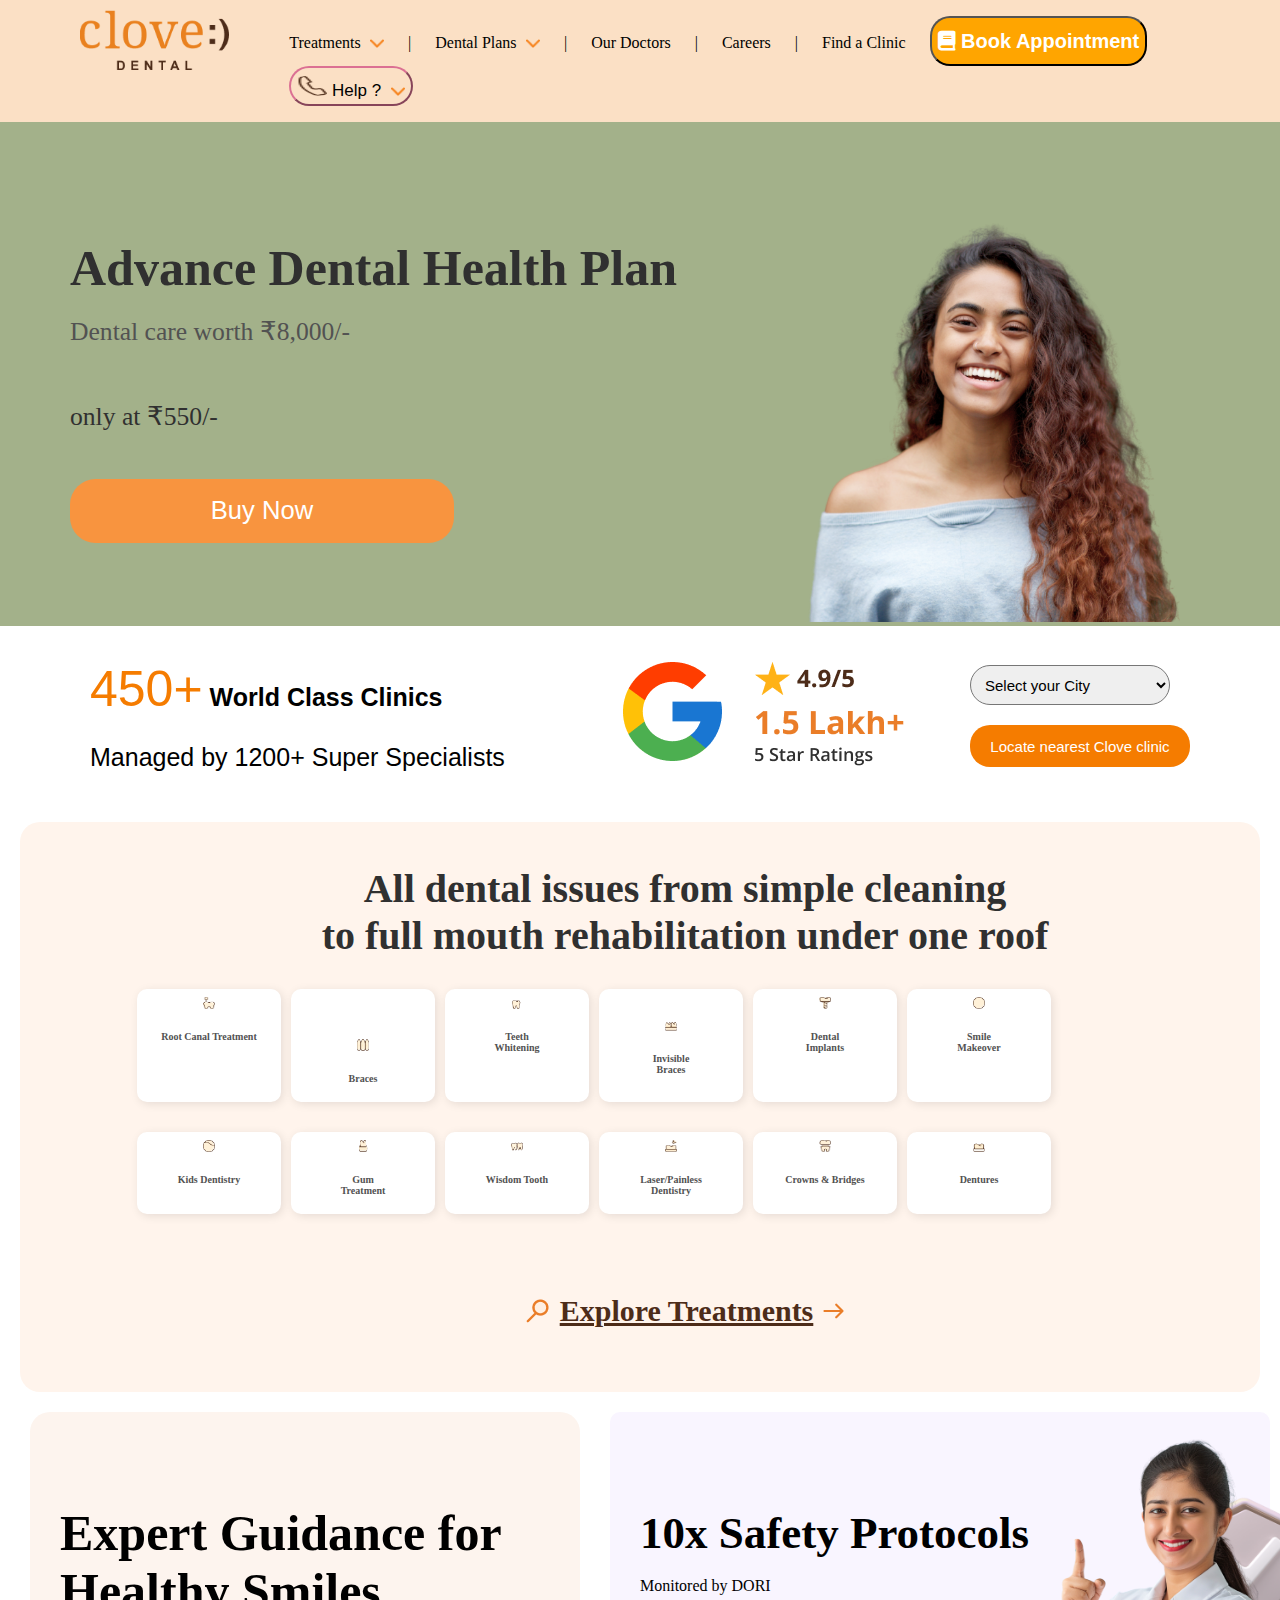
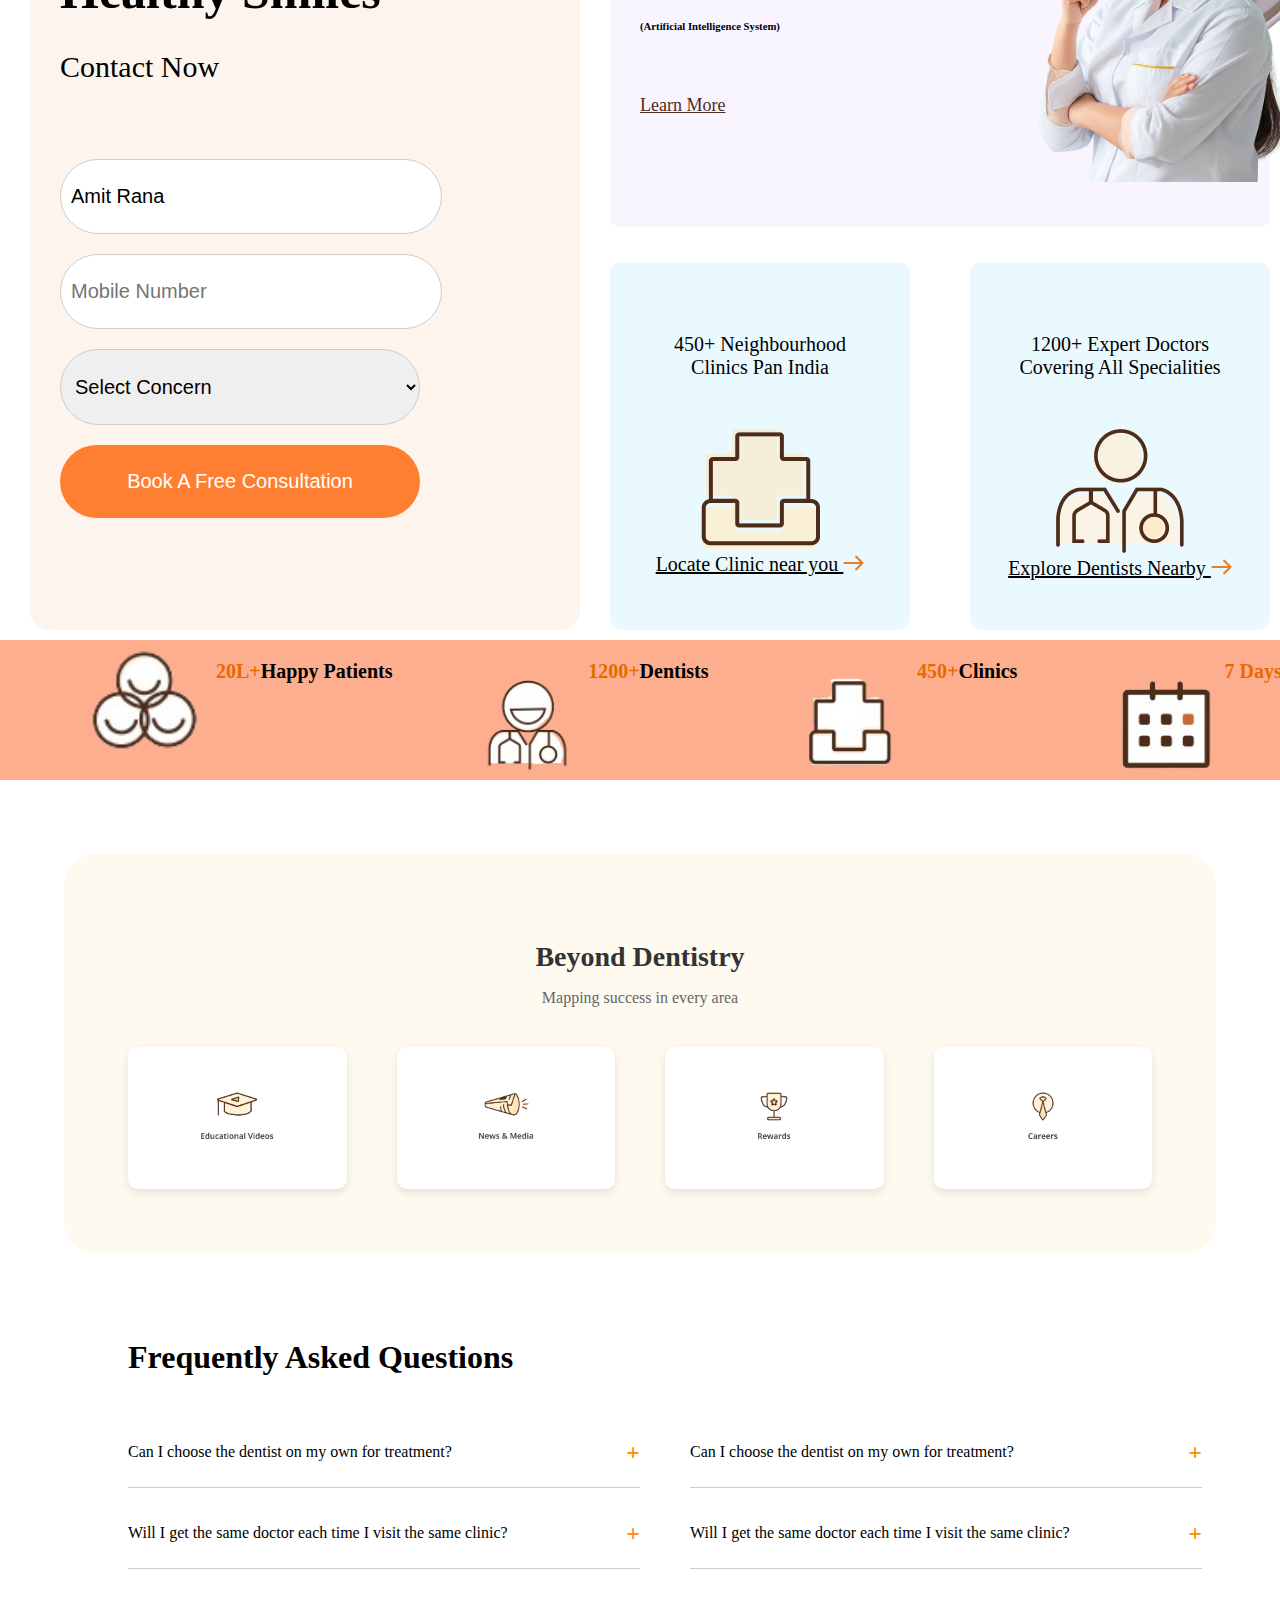
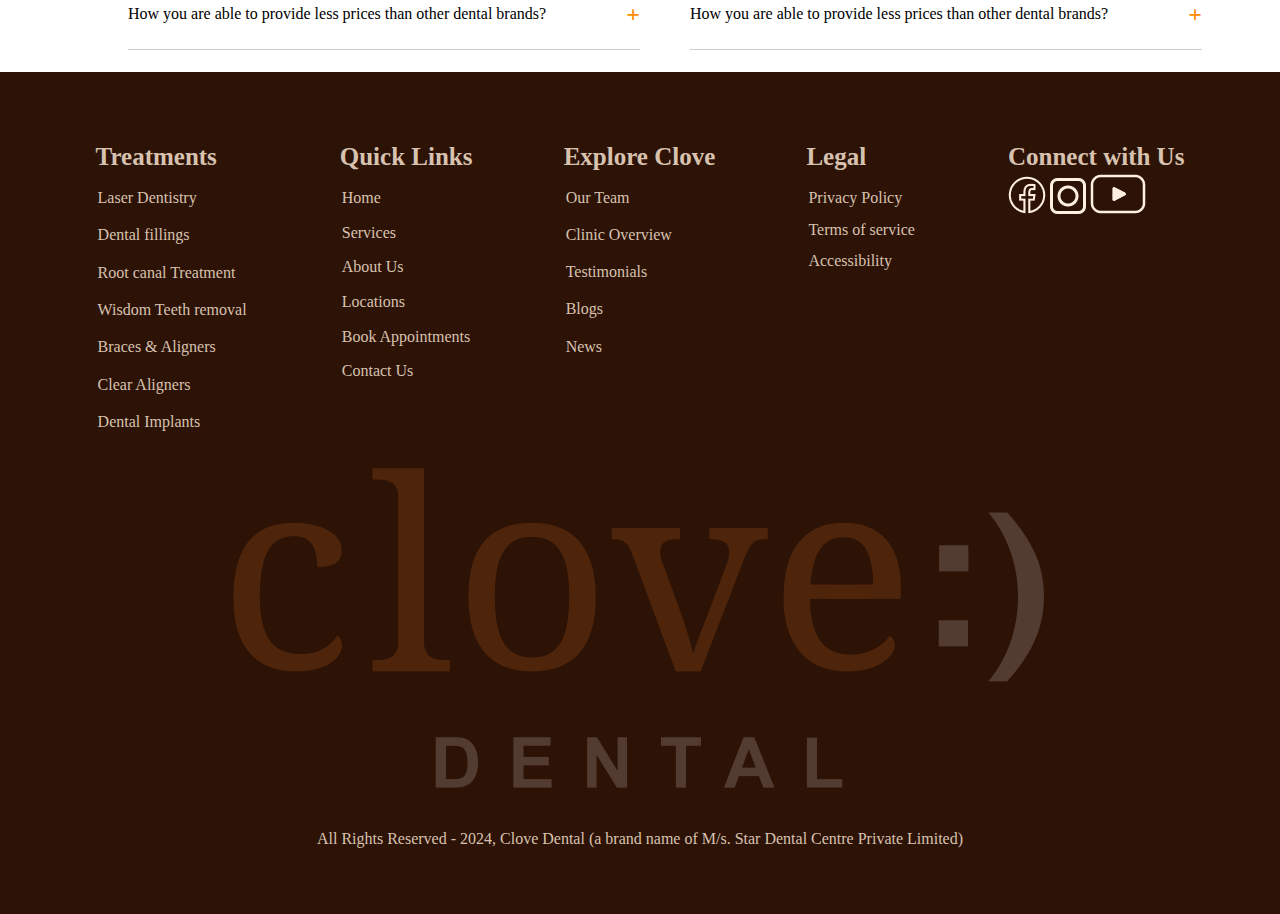
<file: index.html>
<!DOCTYPE html>
<html lang="en">
<head>
    <meta charset="UTF-8">
    <meta name="viewport" content="width=device-width, initial-scale=1.0">
    <title>UNBUNDL TASK</title>
    <link rel="stylesheet" href="https://cdnjs.cloudflare.com/ajax/libs/font-awesome/6.0.0-beta3/css/all.min.css">
    <link rel="stylesheet" href="style.css">
</head>
<body>
    <header>
        <div class="navbar">
            <a href="#" class="logo"><img src="images/clove logo.png" alt="Clove Dental Logo" height="60px"/></a>
                <ul>
                    <a href="#" class="nav-content">Treatments <img src=".\images\nav_dropdown_button.png" alt="dropdown btn" height="9px" style="margin-left: 5px;"/></a>
                    <a href="#" class="nav-content">|</a>
                    <a href="#" class="nav-content">Dental Plans <img src=".\images\nav_dropdown_button.png" alt="dropdown btn" height="9px" style="margin-left: 5px;"/></a>
                    <a href="#" class="nav-content">|</a>
                    <a href="#" class="nav-content">Our Doctors</a>
                    <a href="#" class="nav-content">|</a>
                    <a href="#" class="nav-content">Careers</a>
                    <a href="#" class="nav-content">|</a>
                    <a href="#" class="nav-content">Find a Clinic</a>
                    <a href="#" class="nav-content"><button class="btn1-nav"><i class="fas fa-book"></i> Book Appointment</button></a>
                    <a href="#" class="nav-content"><button class="btn2-nav"><img src=".\images\Vector (5).png" alt="Call" height="20px" width="30px" style="margin-top: 5px;"/> Help ?  <img src=".\images\nav_dropdown_button.png" alt="dropdown btn" height="9px" style="margin-left: 5px;"/></button></a>
                </ul>
        </div>
    </header>
    <section class="box1">
        <div class="box1-text">
          <h1>Advance Dental Health Plan</h1>
          <p id="p1">Dental care worth ₹8,000/-<br /></p>
          <p id="p2">only at ₹550/-</p>
          <br />
          <button class="buy-now">Buy Now</button>
        </div>
        <div class="box1-image">
          <img src="images/Untitled design 2.png" alt="Smiling Woman" />
        </div>
    </section>

    <div class="clinic-info">
        <div class="clinic-details">
          <p><span class="highlight">450+</span> <b>World Class Clinics</b></p>
          <p>Managed by 1200+ Super Specialists</p>
        </div>
        <div class="ratings">
          <div class="google-rating">
            <img src="images/Frame 52433.png" alt="" />
          </div>
          <div class="location">
            <select class="city-select">
             <option>Select your City</option>
              <option>Delhi</option>
              <option>Lucknow</option>
              <option>Haryana</option>
              <option>Punjab</option>
              <option>Gujarat</option>
            </select>
            <button class="locate-button">Locate nearest Clove clinic</button>
          </div>
        </div>
      </div>
      <br />
      <br />
      
      <section class="treatments">
        <h2>
          All dental issues from simple cleaning <br />
          to full mouth rehabilitation under one roof
        </h2>
        <div class="treatment-grid">
          <div id="smileline">
            <div class="treatment-item">
              <img src="images/treatment/Root canal.png" alt="Root Canal Treatment" />
              <p>Root Canal Treatment</p>
            </div>
            <div id="braces" class="treatment-item">
              <img src="images/treatment/Group 51325.png" alt="Braces" />
              <p>Braces</p>
            </div>
            <div id="whitening" class="treatment-item">
              <img src="images/treatment/Frame 52318.png" alt="Teeth Whitening" />
              <p>
                Teeth <br />
                Whitening
              </p>
            </div>
            <div id="inbraces" class="treatment-item">
              <img src="images/treatment/Asset 13 1.png" alt="Invisible Braces" />
              <p>
                Invisible <br />
                Braces
              </p>
            </div>
            <div class="treatment-item">
              <img src="images/treatment/Implant.png" alt="Dental Implants" />
              <p>
                Dental <br />
                Implants
              </p>
            </div>
            <div class="treatment-item">
              <img src="images/treatment/Smile makeover.png" alt="Smile Makeover" />
              <p>
                Smile <br />
                Makeover
              </p>
            </div>
          </div>
          <div id="smileline1">
            <div class="treatment-item">
              <img src="images/treatment/Frame 52033.png" alt="Kids Dentistry" />
              <p>Kids Dentistry</p>
            </div>
            <div class="treatment-item">
              <img src="images/treatment/Gum.png" alt="Gum Treatment" />
              <p>Gum <br />Treatment</p>
            </div>
            <div class="treatment-item">
              <img src="images/treatment/Frame 52047.png" alt="Wisdom Tooth" />
              <p>Wisdom Tooth</p>
            </div>
            <div class="treatment-item">
              <img src="images/treatment/Laser.png" alt="Laser/Painless Dentistry" />
              <p>
                Laser/Painless <br />
                Dentistry
              </p>
            </div>
            <div class="treatment-item">
              <img src="images/treatment/Frame 52030.png" alt="Crowns & Bridges" />
              <p>Crowns & Bridges</p>
            </div>
            <div class="treatment-item">
              <img src="images/treatment/Frame 52020.png" alt="Dentures" />
              <p>Dentures</p>
            </div>
          </div>
        </div>
        <div id="exploring">
          <img src="images/Search.png" alt="" />
          <a href="#" class="explore-treatments"> Explore Treatments </a>
          <img src="images/Arrow 3.png" alt="arrow" />
        </div>
      </section>

      <section class="contact-section">
        <div class="contact-form">
          <h2>
            Expert Guidance for <br />
            Healthy Smiles
          </h2>
          <p>Contact Now</p>
          <form>
            <input type="text" name="name" placeholder="Name" value="Amit Rana" />
            <input type="text" name="mobile" placeholder="Mobile Number" />
            <select name="concern">
              <option value="" disabled selected>Select Concern</option>
            </select>
            <button type="submit">Book A Free Consultation</button>
          </form>
        </div> <br><br>
        <div class="info">
          <div class="safety-protocols">
            <div>
              <h3>10x Safety Protocols</h3>
              <h7> Monitored by <span>DORI</span></h7>
              <h6>(Artificial Intelligence System)</h6>
              <a href="#">Learn More </a>
            </div> 
            <img src="images/cards/Untitled design (2) 1.png" alt="Women Doctor"/>
          </div> <br><br>
          <div class="details">
            <div class="neighbourhood">
              <p>450+ Neighbourhood <br />Clinics Pan India</p>
              <img src="images/cards/Clinics.png" alt="" />
              <br />
              <a href="#">Locate Clinic near you  <img src="images/Arrow 3.png" alt="" /></a>
            </div>
            <div class="doctors">
              <p>
                1200+ Expert Doctors <br />
                Covering All Specialities
              </p>
              <img src="images/cards/Group 51324.png" alt="" />
              <br />
              <a href="#">Explore Dentists Nearby  <img src="images/Arrow 3.png" alt="" /></a>
            </div>
          </div>
        </div>
      </section>

      <div class="small-div">
          <img src=".\images\Happy Patients.png" alt="Happy Patients"/>
          <h5 class="number">20L+ </h5> 
          <h6 class="text"> Happy Patients</h6>
          <img src=".\images\Dentists.png" alt="Dentist"/>
          <h5 class="number">1200+ </h5>
          <h6 class="text"> Dentists</h6>
          <img src=".\images\Clinics.png" alt="clinics"/>
          <h5 class="number">450+ </h5>
          <h6 class="text"> Clinics</h6>
          <img src=".\images\Open.png" alt="open"/>
          <h5 class="number">7 Days </h5>
          <h6 class="text"> Open</h6>
      </div>

      <section class="beyond-dentistry">
        <h2>Beyond Dentistry</h2>
        <p>Mapping success in every area</p>
        <div class="beyond-options">
            <div class="option">
                <img src="images/educa.png" alt="Educational Videos">         
            </div>
            <div class="option">
                <img src="images/news.png" alt="News & Media">              
            </div>
            <div class="option">
                <img src="images/reward.png" alt="Rewards">
            </div>
            <div class="option">
                <img src="images/career.png" alt="Careers">          
            </div>
        </div>
      </section>
    
      <section class="faq">
        <h3>Frequently Asked Questions</h3>
        <div class="faq-container">
            <div class="faq-column">
                <div class="faq-item">
                    <p>Can I choose the dentist on my own for treatment?</p>
                    <span class="plus-icon">+</span>
                </div>
                <div class="faq-item">
                    <p>Will I get the same doctor each time I visit the same clinic?</p>
                    <span class="plus-icon">+</span>
                </div>
                <div class="faq-item">
                    <p>How you are able to provide less prices than other dental brands?</p>
                    <span class="plus-icon">+</span>
                </div>
            </div>
      
            <div class="faq-column">
                <div class="faq-item">
                    <p>Can I choose the dentist on my own for treatment?</p>
                    <span class="plus-icon">+</span>
                </div>
                <div class="faq-item">
                    <p>Will I get the same doctor each time I visit the same clinic?</p>
                    <span class="plus-icon">+</span>
                </div>
                <div class="faq-item">
                    <p>How you are able to provide less prices than other dental brands?</p>
                    <span class="plus-icon">+</span>
                </div>
            </div>
        </div>
      </section>
      <footer>
        <div class="footer-container">
            <div class="footer-column">
                <h2>Treatments</h2>
                <ul>
                    <li>Laser Dentistry</li>
                    <li>Dental fillings</li>
                    <li>Root canal Treatment</li>
                    <li>Wisdom Teeth removal</li>
                    <li>Braces & Aligners</li>
                    <li>Clear Aligners</li>
                    <li>Dental Implants</li>
                </ul>
            </div>
      
            <div class="footer-column">
                <h2>Quick Links</h2>
                <ul>
                    <li>Home</li>
                    <li>Services</li>
                    <li>About Us</li>
                    <li>Locations</li>
                    <li>Book Appointments</li>
                    <li>Contact Us</li>
                </ul>
            </div>
      
            <div class="footer-column">
                <h2>Explore Clove</h2>
                <ul>
                    <li>Our Team</li>
                    <li>Clinic Overview</li>
                    <li>Testimonials</li>
                    <li>Blogs</li>
                    <li>News</li>
                </ul>
            </div>
      
            <div class="footer-column">
                <h2>Legal</h2>
                <ul>
                    <li>Privacy Policy</li>
                    <li>Terms of service</li>
                    <li>Accessibility</li>
                </ul>
            </div>
      
            <div class="footer-column">
                <h2>Connect with Us</h2>
                <div class="social-icons">
                    <i class="socialmedia-icons"><img src="images/facebook.png" alt=""></i>
                    <i class="socialmedia-icons"><img src="images/insta.png" alt=""></i>
                    <i class="socialmedia-icons"><img src="images/youtube.png" alt=""></i>
                </div>
            </div>
        </div>
        <div class="footer-logo">
            <img src="images/clove logo down.png" alt="Clove Dental Logo">
        </div>
        <div class="footer-bottom">
            <p>All Rights Reserved - 2024, Clove Dental (a brand name of M/s. Star Dental Centre Private Limited)</p>
        </div>
      </footer>
</body>
</html>
</file>
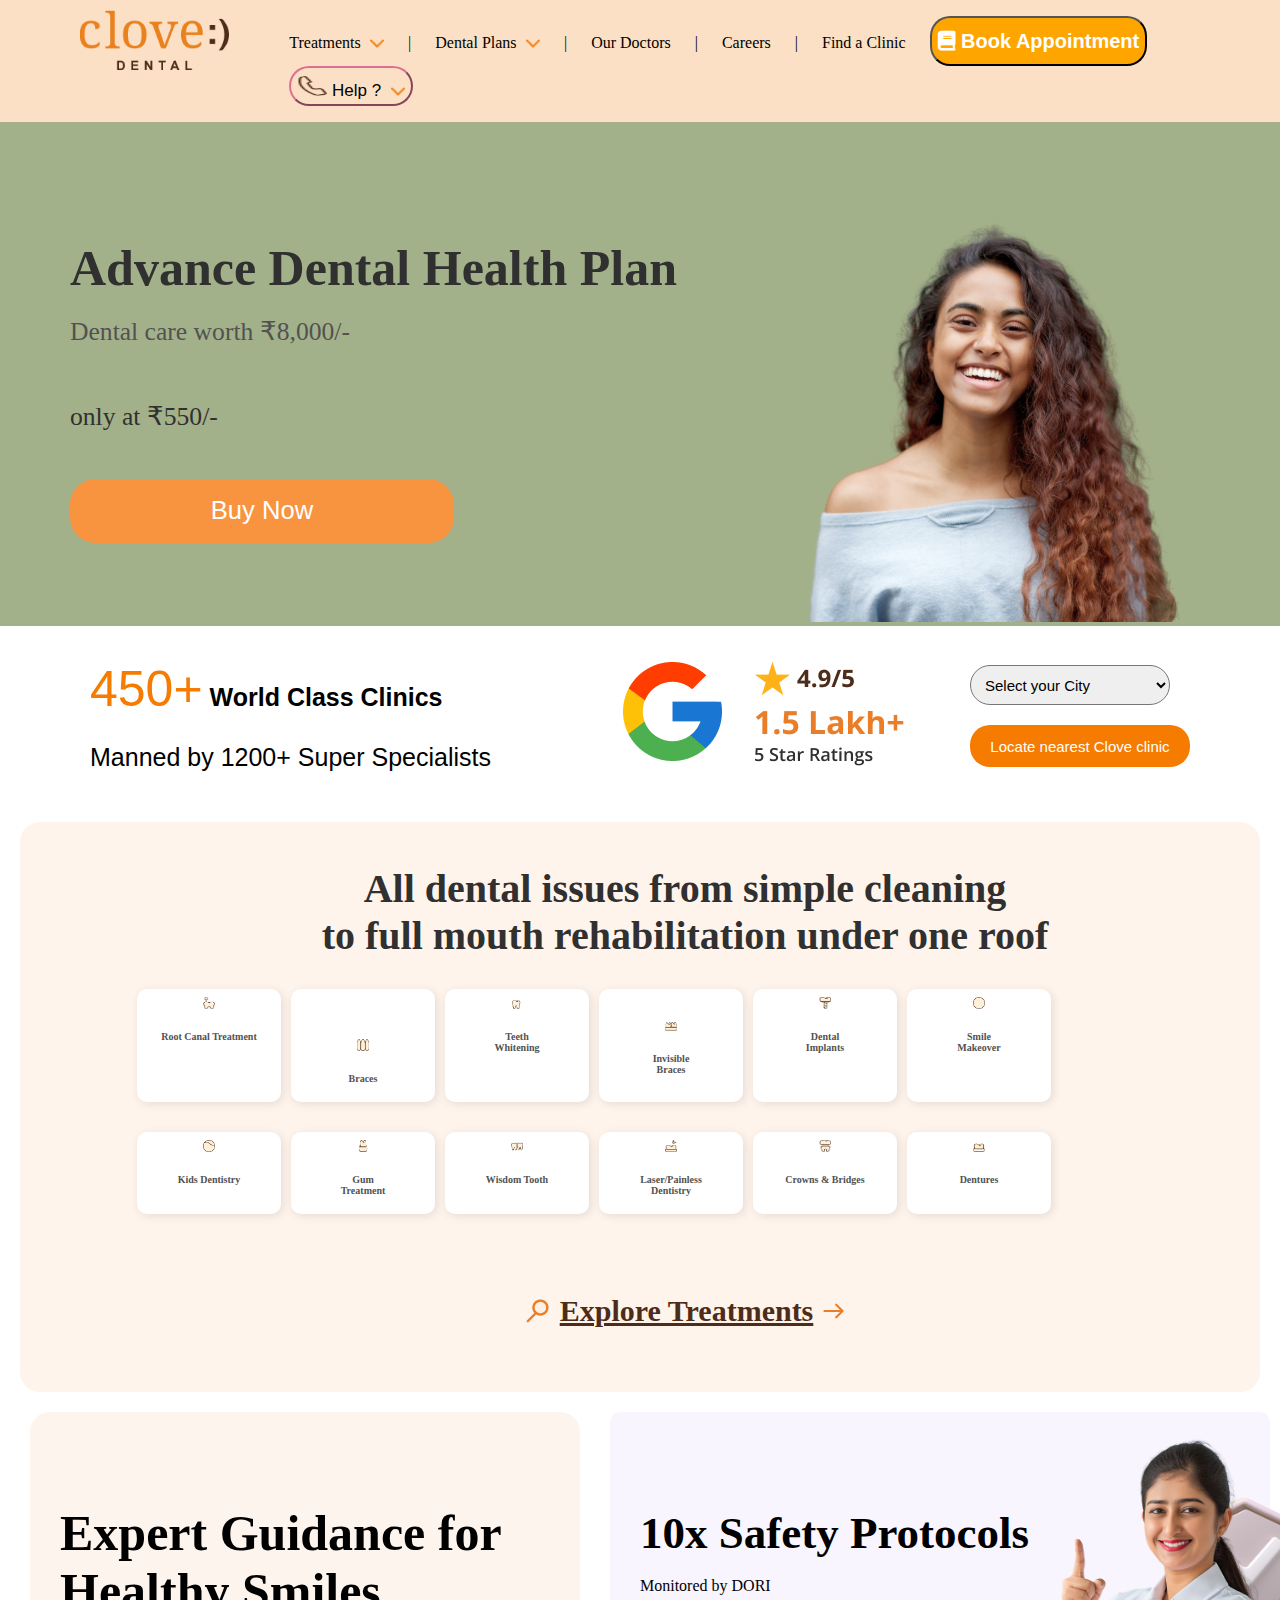
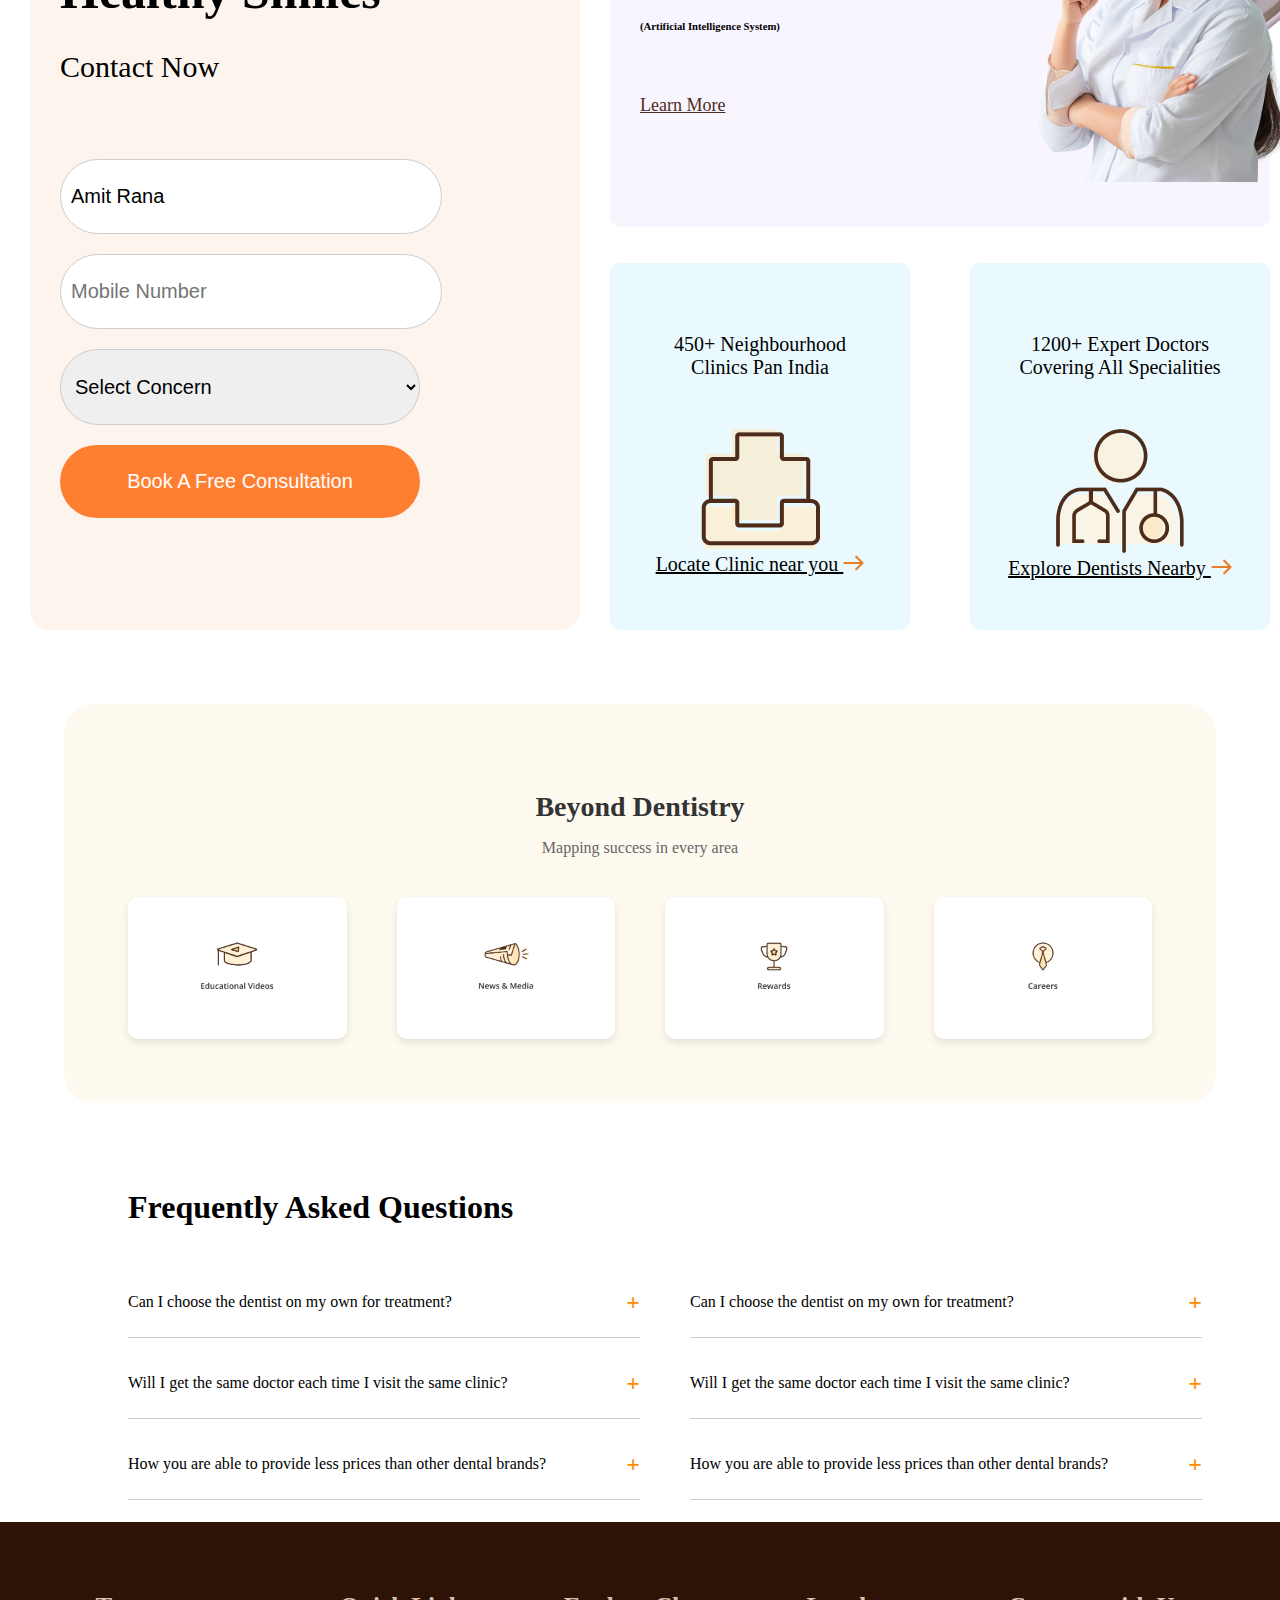
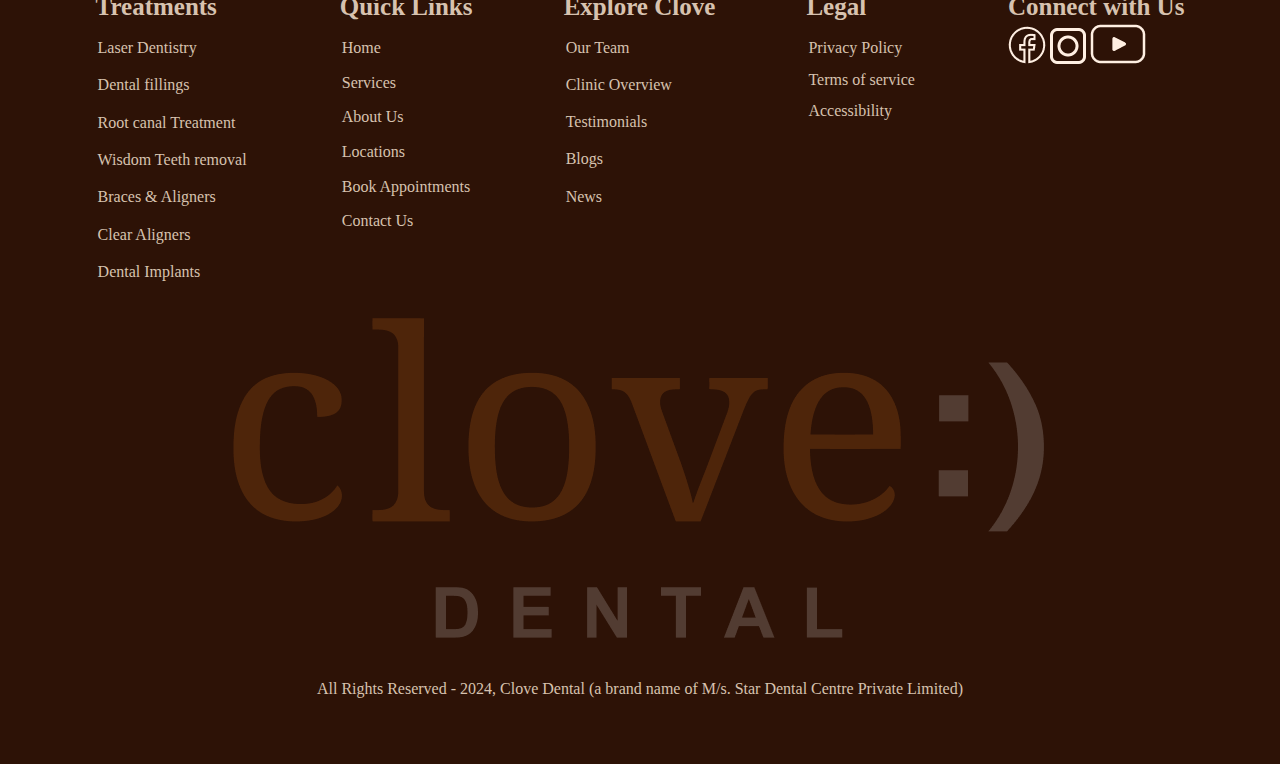
<file: main.html>
<!DOCTYPE html>
<html lang="en">
<head>
    <meta charset="UTF-8">
    <meta name="viewport" content="width=device-width, initial-scale=1.0">
    <title>UNBUNDL TASK</title>
    <link rel="stylesheet" href="https://cdnjs.cloudflare.com/ajax/libs/font-awesome/6.0.0-beta3/css/all.min.css">
    <link rel="stylesheet" href="style.css">
</head>
<body>
    <header>
        <div class="navbar">
            <a href="#" class="logo"><img src="images/clove logo.png" alt="Clove Dental Logo" height="60px"/></a>
                <ul>
                    <a href="#" class="nav-content">Treatments <img src=".\images\nav_dropdown_button.png" alt="dropdown btn" height="9px" style="margin-left: 5px;"/></a>
                    <a href="#" class="nav-content">|</a>
                    <a href="#" class="nav-content">Dental Plans <img src=".\images\nav_dropdown_button.png" alt="dropdown btn" height="9px" style="margin-left: 5px;"/></a>
                    <a href="#" class="nav-content">|</a>
                    <a href="#" class="nav-content">Our Doctors</a>
                    <a href="#" class="nav-content">|</a>
                    <a href="#" class="nav-content">Careers</a>
                    <a href="#" class="nav-content">|</a>
                    <a href="#" class="nav-content">Find a Clinic</a>
                    <a href="#" class="nav-content"><button class="btn1-nav"><i class="fas fa-book"></i> Book Appointment</button></a>
                    <a href="#" class="nav-content"><button class="btn2-nav"><img src=".\images\Vector (5).png" alt="Call" height="20px" width="30px" style="margin-top: 5px;"/> Help ?  <img src=".\images\nav_dropdown_button.png" alt="dropdown btn" height="9px" style="margin-left: 5px;"/></button></a>
                </ul>
        </div>
    </header>
    <section class="box1">
        <div class="box1-text">
          <h1>Advance Dental Health Plan</h1>
          <p id="p1">Dental care worth ₹8,000/-<br /></p>
          <p id="p2">only at ₹550/-</p>
          <br />
          <button class="buy-now">Buy Now</button>
        </div>
        <div class="box1-image">
          <img src="images/Untitled design 2.png" alt="Smiling Woman" />
        </div>
    </section>

    <div class="clinic-info">
        <div class="clinic-details">
          <p><span class="highlight">450+</span> <b>World Class Clinics</b></p>
          <p>Manned by 1200+ Super Specialists</p>
        </div>
        <div class="ratings">
          <div class="google-rating">
            <img src="images/Frame 52433.png" alt="" />
          </div>
          <div class="location">
            <select class="city-select">
             <option>Select your City</option>
              <option>Delhi</option>
              <option>Lucknow</option>
              <option>Haryana</option>
              <option>Punjab</option>
              <option>Gujarat</option>
            </select>
            <button class="locate-button">Locate nearest Clove clinic</button>
          </div>
        </div>
      </div>
      <br />
      <br />
      
      <section class="treatments">
        <h2>
          All dental issues from simple cleaning <br />
          to full mouth rehabilitation under one roof
        </h2>
        <div class="treatment-grid">
          <div id="smileline">
            <div class="treatment-item">
              <img src="images/treatment/Root canal.png" alt="Root Canal Treatment" />
              <p>Root Canal Treatment</p>
            </div>
            <div id="braces" class="treatment-item">
              <img src="images/treatment/Group 51325.png" alt="Braces" />
              <p>Braces</p>
            </div>
            <div id="whitening" class="treatment-item">
              <img src="images/treatment/Frame 52318.png" alt="Teeth Whitening" />
              <p>
                Teeth <br />
                Whitening
              </p>
            </div>
            <div id="inbraces" class="treatment-item">
              <img src="images/treatment/Asset 13 1.png" alt="Invisible Braces" />
              <p>
                Invisible <br />
                Braces
              </p>
            </div>
            <div class="treatment-item">
              <img src="images/treatment/Implant.png" alt="Dental Implants" />
              <p>
                Dental <br />
                Implants
              </p>
            </div>
            <div class="treatment-item">
              <img src="images/treatment/Smile makeover.png" alt="Smile Makeover" />
              <p>
                Smile <br />
                Makeover
              </p>
            </div>
          </div>
          <div id="smileline1">
            <div class="treatment-item">
              <img src="images/treatment/Frame 52033.png" alt="Kids Dentistry" />
              <p>Kids Dentistry</p>
            </div>
            <div class="treatment-item">
              <img src="images/treatment/Gum.png" alt="Gum Treatment" />
              <p>Gum <br />Treatment</p>
            </div>
            <div class="treatment-item">
              <img src="images/treatment/Frame 52047.png" alt="Wisdom Tooth" />
              <p>Wisdom Tooth</p>
            </div>
            <div class="treatment-item">
              <img src="images/treatment/Laser.png" alt="Laser/Painless Dentistry" />
              <p>
                Laser/Painless <br />
                Dentistry
              </p>
            </div>
            <div class="treatment-item">
              <img src="images/treatment/Frame 52030.png" alt="Crowns & Bridges" />
              <p>Crowns & Bridges</p>
            </div>
            <div class="treatment-item">
              <img src="images/treatment/Frame 52020.png" alt="Dentures" />
              <p>Dentures</p>
            </div>
          </div>
        </div>
        <div id="exploring">
          <img src="images/Search.png" alt="" />
          <a href="#" class="explore-treatments"> Explore Treatments </a>
          <img src="images/Arrow 3.png" alt="arrow" />
        </div>
      </section>

      <section class="contact-section">
        <div class="contact-form">
          <h2>
            Expert Guidance for <br />
            Healthy Smiles
          </h2>
          <p>Contact Now</p>
          <form>
            <input type="text" name="name" placeholder="Name" value="Amit Rana" />
            <input type="text" name="mobile" placeholder="Mobile Number" />
            <select name="concern">
              <option value="" disabled selected>Select Concern</option>
            </select>
            <button type="submit">Book A Free Consultation</button>
          </form>
        </div> <br><br>
        <div class="info">
          <div class="safety-protocols">
            <div>
              <h3>10x Safety Protocols</h3>
              <h7> Monitored by <span>DORI</span></h7>
              <h6>(Artificial Intelligence System)</h6>
              <a href="#">Learn More </a>
            </div> 
            <img src="images/cards/Untitled design (2) 1.png" alt="Women Doctor"/>
          </div> <br><br>
          <div class="details">
            <div class="neighbourhood">
              <p>450+ Neighbourhood <br />Clinics Pan India</p>
              <img src="images/cards/Clinics.png" alt="" />
              <br />
              <a href="#">Locate Clinic near you  <img src="images/Arrow 3.png" alt="" /></a>
            </div>
            <div class="doctors">
              <p>
                1200+ Expert Doctors <br />
                Covering All Specialities
              </p>
              <img src="images/cards/Group 51324.png" alt="" />
              <br />
              <a href="#">Explore Dentists Nearby  <img src="images/Arrow 3.png" alt="" /></a>
            </div>
          </div>
        </div>
      </section>

      <section class="beyond-dentistry">
        <h2>Beyond Dentistry</h2>
        <p>Mapping success in every area</p>
        <div class="beyond-options">
            <div class="option">
                <img src="images/educa.png" alt="Educational Videos">         
            </div>
            <div class="option">
                <img src="images/news.png" alt="News & Media">              
            </div>
            <div class="option">
                <img src="images/reward.png" alt="Rewards">
            </div>
            <div class="option">
                <img src="images/career.png" alt="Careers">          
            </div>
        </div>
      </section>
    
      <section class="faq">
        <h3>Frequently Asked Questions</h3>
        <div class="faq-container">
            <div class="faq-column">
                <div class="faq-item">
                    <p>Can I choose the dentist on my own for treatment?</p>
                    <span class="plus-icon">+</span>
                </div>
                <div class="faq-item">
                    <p>Will I get the same doctor each time I visit the same clinic?</p>
                    <span class="plus-icon">+</span>
                </div>
                <div class="faq-item">
                    <p>How you are able to provide less prices than other dental brands?</p>
                    <span class="plus-icon">+</span>
                </div>
            </div>
      
            <div class="faq-column">
                <div class="faq-item">
                    <p>Can I choose the dentist on my own for treatment?</p>
                    <span class="plus-icon">+</span>
                </div>
                <div class="faq-item">
                    <p>Will I get the same doctor each time I visit the same clinic?</p>
                    <span class="plus-icon">+</span>
                </div>
                <div class="faq-item">
                    <p>How you are able to provide less prices than other dental brands?</p>
                    <span class="plus-icon">+</span>
                </div>
            </div>
        </div>
      </section>
      <footer>
        <div class="footer-container">
            <div class="footer-column">
                <h2>Treatments</h2>
                <ul>
                    <li>Laser Dentistry</li>
                    <li>Dental fillings</li>
                    <li>Root canal Treatment</li>
                    <li>Wisdom Teeth removal</li>
                    <li>Braces & Aligners</li>
                    <li>Clear Aligners</li>
                    <li>Dental Implants</li>
                </ul>
            </div>
      
            <div class="footer-column">
                <h2>Quick Links</h2>
                <ul>
                    <li>Home</li>
                    <li>Services</li>
                    <li>About Us</li>
                    <li>Locations</li>
                    <li>Book Appointments</li>
                    <li>Contact Us</li>
                </ul>
            </div>
      
            <div class="footer-column">
                <h2>Explore Clove</h2>
                <ul>
                    <li>Our Team</li>
                    <li>Clinic Overview</li>
                    <li>Testimonials</li>
                    <li>Blogs</li>
                    <li>News</li>
                </ul>
            </div>
      
            <div class="footer-column">
                <h2>Legal</h2>
                <ul>
                    <li>Privacy Policy</li>
                    <li>Terms of service</li>
                    <li>Accessibility</li>
                </ul>
            </div>
      
            <div class="footer-column">
                <h2>Connect with Us</h2>
                <div class="social-icons">
                    <i class="socialmedia-icons"><img src="images/facebook.png" alt=""></i>
                    <i class="socialmedia-icons"><img src="images/insta.png" alt=""></i>
                    <i class="socialmedia-icons"><img src="images/youtube.png" alt=""></i>
                </div>
            </div>
        </div>
        <div class="footer-logo">
            <img src="images/clove logo down.png" alt="Clove Dental Logo">
        </div>
        <div class="footer-bottom">
            <p>All Rights Reserved - 2024, Clove Dental (a brand name of M/s. Star Dental Centre Private Limited)</p>
        </div>
      </footer>
</body>
</html>
</file>
<file: style.css>
body{
    margin: 0px;
}
/* navbar css */
.navbar{
    display: flex;
    justify-content: space-between;
    background-color: rgb(251, 224, 197);
}
.logo{
    text-decoration: none;
    margin-left: 70px;
    padding: 10px;
}
.nav-content{
    text-decoration: none;
    padding: 10px;
    color: black;
}
.btn1-nav{
    border-radius: 20px;
    font-size: 20px;
    font-weight: bold;
    background-color: orange;
    color: white;
    height: 50px;
    cursor: pointer;
}
.btn2-nav{
    border-radius: 20px;
    font-size: 17px;
    background-color: rgb(251, 224, 197);
    color: black;
    border-color: palevioletred;
    height: 40px;
    cursor: pointer;
}
/* media query for navbar */
/* Tablet screen size (768px and below) */
@media (max-width: 768px) {
    .navbar {
        flex-direction: column; 
        align-items: center;
    }
    .nav-content {
        display: block;
        text-align: center;
        padding: 5px;
    }
    .btn1-nav,
    .btn2-nav {
        font-size: 18px;
        width: 100%; 
        margin-top: 10px;
    }
    .logo img {
        height: 50px; 
    }
}

/* Mobile screen size (480px and below) */
@media (max-width: 480px) {
    .navbar {
        padding: 10px; 
    }
    .nav-content {
        font-size: 14px;
        padding: 5px;
    }
    .btn1-nav,
    .btn2-nav {
        font-size: 16px;
        height: 40px; 
    }
    .logo img {
        height: 40px;
    }
}
/* box1 css */
.box1{
    background-color:#A3B18A ;
    display: flex;
    align-items: center;
    justify-content: space-between;
}
.box1-text{
    padding: 70px;
}
.box1-text h1 {
    font-size: 50px;
    color: #303030;
    white-space: nowrap;
}
.box1-text p {
    font-size: 2vw;
    margin-bottom: 1.2vw;
    width: 29vw;
    height: 5vh;
}
#p1{
    font-family: Open Sans;
    font-weight: 700px;
    line-height: 3px;
    text-align: left;
    color: #525252;
}
#p2{
    color: #303030; 
}
.buy-now {
    width: 30vw;
    height: 5vw;
    padding: 1vw 4vw;
    background: #F8943F;
    color: white;
    border: none;
    border-radius: 2vw;
    font-size: 2vw;
    cursor: pointer;
}
.box1-image img {
    height: 400px;
    margin-top: 100px;
    margin-right: 100px;
}
@media (max-width:1135px) {
    .box1 {
        flex-direction: column; 
        align-items: center;
    }
    .box1-text {
        padding: 30px; 
        text-align: center; /* Center text */
    }
    .box1-text h1 {
        font-size: 36px; 
        white-space: normal; 
    }
    #p1{
        font-family:Open sans;
        font-weight:lighter;
        line-height: 50px;
        text-align: center;
        color: #525252;
        font-size:30px;
    }
    .box1-text p {
        font-size: 4vw; 
        width: 80%; 
    }
    .buy-now {
        width: 80%; 
        font-size: 45px; 
        height: 90px;
    }
    .box1-image img {
        height: 300px; 
        margin-top: 20px; 
        margin-right: 0; 
    }
}
/* Media query for tablet devices (max-width: 768px) */
@media (max-width: 768px) {
    .box1 {
        flex-direction: column; 
        align-items: center;
    }
    .box1-text {
        padding: 30px; 
        text-align: center; /* Center text */
    }
    .box1-text h1 {
        font-size: 36px; 
        white-space: normal; 
    }
    .box1-text p {
        font-size: 4vw; 
        width: 80%; 
    }
    .buy-now {
        width: 80%; 
        font-size: 4vw; 
    }
    .box1-image img {
        height: 300px; /* Adjust image height */
        margin-top: 20px; 
        margin-right: 0; 
    }
}
/* Media query for mobile devices (max-width: 480px) */
@media (max-width: 480px) {
    .box1-text h1 {
        font-size: 28px; 
    }
    #p1{
        font-family:Open sans;
        font-weight:lighter;
        line-height: 90px;
        text-align: center;
        color: #525252;
        font-size:10px;
    }
    .box1-text p {
        font-size: 5vw; 
    }
    .buy-now {
        height: 45px;
        font-size: 3vw; 
    }
    .box1-image img {
        height: 200px; 
    }
}
/* clinic info css */
.clinic-info {
    padding-top: 40px;
    display: flex;
    align-items: center;
    justify-content: space-between;
    font-family: Arial, sans-serif;
    height: 100px;
    padding-left: 90px;
    padding-right: 90px;
}
.location{
    display:flex;
    flex-direction: column;
    gap: 20px;
}
.highlight {
    font-size: 50px;
    color: #f57c00;
}
.ratings {
    display: flex;
    align-items: center;
}
.city-select {
    width: 200px;
    height: 40px;
    padding: 10px;
    border-radius: 20px;
    font-size: 15px;
}
.locate-button {
    font-size: 15px;
    background-color: #f57c00;
    color: white;
    border: none;
    width: 220px;
    height: 42px;
    padding: 12px;
    border-radius: 20px;
    cursor: pointer;
}
.locate-button:hover {
    background-color: #e66a00;
}
.clinic-details p{
    font-size: 25px;
}
@media (max-width:960px) {
    .clinic-info {
        flex-direction: column; 
        align-items: center; /* Center items */
        padding-left: 20px; 
        padding-right: 20px;
        height: 400px;
    }
}
/* Media query for tablet devices (max-width: 768px) */
@media (max-width: 768px) {
    .clinic-info {
        flex-direction: column; 
        align-items: center; /* Center items */
        padding-left: 20px; 
        padding-right: 20px;
        height: auto;
    }
    .highlight {
        font-size: 36px; 
    }
    .clinic-details p {
        font-size: 20px; 
        text-align: center; /* Center text */
    }
    .city-select {
        width: 100%; 
        height: 35px;
    }
    .locate-button {
        width: 100%; 
        font-size: 14px; 
    }
}

/* Media query for mobile devices (max-width: 480px) */
@media (max-width: 480px) {
    .highlight {
        font-size: 28px;
    }
    .clinic-details p {
        font-size: 18px; 
    }
    .city-select {
        height: 70px; 
        font-size: 14px; 
    }
    .locate-button {
        height: 90px; 
        font-size: 12px;
    }
}
/* FOOTER CSS */
footer {
    background-color: #2d1206;
    padding: 50px;
    margin-top: 5%;
    color: #d7c2af;
}
.footer-container {
    display: flex;
    justify-content: space-around;
}
.footer-column h2 {
    margin-bottom: 2%;
    font-size: 25px;
}
.footer-column ul {
    list-style: none;
    padding: 2px;
}
.footer-column ul li {
    margin-bottom: 13%;
}
.footer-logo {
    text-align: center;
    justify-content: center;
    align-items: center;
    max-width: 100%;
}
.footer-logo img {
    max-width: 80%;
}
.footer-bottom {
    text-align: center;
    margin-top: 3%;;
}
.socialmedia-icons {
    
    text-align: center;
    justify-content: center;
    align-items: center;
    display: inline;
}
/* Media query for tablet devices (max-width: 768px) */
@media (max-width: 768px) {
    .footer-container {
        flex-direction: column; 
        align-items: center;
    }
    .footer-column {
        margin-bottom: 30px;
        text-align: center; 
    }
    .footer-column h2 {
        font-size: 20px; 
    }
    .footer-column ul li {
        margin-bottom: 10%;
    }
    .footer-logo img {
        max-width: 90%;
    }
    .footer-bottom p {
        font-size: 14px; 
    }
}

/* Media query for mobile devices (max-width: 480px) */
@media (max-width: 480px) {
    .footer-column h2 {
        font-size: 18px; 
    }
    .footer-column ul li {
        margin-bottom: 8%; 
    }
    .footer-bottom p {
        font-size: 12px; 
    }
    .socialmedia-icons {
        display: block; 
        margin: 10px 0;
    }
    .socialmedia-icons img {
        width: 30px; 
        height: 30px; 
        margin: 0 5px; 
    }
}
/* FAQ CSS */
.faq {
    padding: 10%;
    margin-top: -5%;
    margin-bottom: -170px;
    background-color: #fff;
}
.faq h3 {
    font-size: 32px;
    font-weight: bold;
    margin-bottom: 5%;
}
.faq-container {
    display: grid;
    grid-template-columns: 50% 50%;
    gap: 50px;
}
.faq-column {
    display: flex;
    flex-direction: column;
    gap: 20px;
}
.faq-item {
    display: flex;
    justify-content: space-between;
    align-items: center;
    padding-bottom: 10px;
    border-bottom: 1px solid #ccc;
    font-size: 16px;
}
.plus-icon {
    font-size: 24px;
    color: #ff8c00;
    font-weight: bold;
    cursor: pointer;
}
.faq-item:hover .plus-icon {
    color: #ff6700;
}
/* Media query for tablet devices (max-width: 768px) */
@media (max-width: 768px) {
    .faq {
        padding: 5%; 
        margin-bottom: 100px;
    }
    .faq h3 {
        font-size: 28px; 
    }
    .faq-container {
        grid-template-columns: 1fr; 
    }
    .faq-item {
        font-size: 15px; 
    }
    .plus-icon {
        font-size: 20px;
    }
}

/* Media query for mobile devices (max-width: 480px) */
@media (max-width: 480px) {
    .faq {
        padding: 5%; 
    }
    .faq h3 {
        font-size: 24px;
    }
    .faq-item {
        font-size: 14px; 
    }
    .plus-icon {
        font-size: 18px; 
    }
    .faq {
        margin-bottom: 100px;
    }
}

/* beyond dentistry css */
.beyond-dentistry {
    text-align: center;
    padding: 5%;
    margin-top: 5%;
    margin-left: 5%;
    top: 10px;
    border-radius: 30px;
    position: relative;
    height: 100%;
    max-width: 80%;
    justify-content: center;
    text-align: center;
    align-items: center;
    background-color: #fffaf0; 
    border: 1px ;
}
.beyond-dentistry h2 {
    font-size: 28px;
    font-weight: bold;
    color: #333;
    margin-bottom: 10px;
}
.beyond-dentistry p {
    font-size: 16px;
    color: #666;
    margin-bottom: 40px;
}
.beyond-options {
    display: flex;
    justify-content: center;
    gap: 50px; 
}
.option {
    background-color: #fff;
    padding: 30px;
    border-radius: 10px;
    box-shadow: 0 4px 8px rgba(0, 0, 0, 0.1);
    width: 180px;
    text-align: center;
}
.option img {
    width: 100px;
    height: auto;
}
.option:hover{
    width: 182px;
    box-shadow: 2px 2px 12px black;
}
/* Tablet View (max-width: 768px) */
@media (max-width: 768px) {
    .beyond-dentistry {
        padding: 4%;
        margin-top: 5%;
        margin-left: 2%;
        max-width: 90%;
    }
    .beyond-dentistry h2 {
        font-size: 24px;
    }
    .beyond-dentistry p {
        font-size: 14px;
    }
    .beyond-options {
        flex-wrap: wrap; 
        gap: 30px; 
    }
    .option {
        width: 150px; 
        padding: 20px; 
    }
    .option img {
        width: 80px; 
    }
}
/* Mobile View (max-width: 480px) */
@media (max-width: 480px) {
    .beyond-dentistry {
        padding: 3%;
        margin-top: 5%;
        margin-left: 0;
        max-width: 100%;
    }
    .beyond-dentistry h2 {
        font-size: 20px;
    }
    .beyond-dentistry p {
        font-size: 12px;
    }
    .beyond-options {
        flex-direction: column; 
        gap: 20px; 
    }
    .option {
        width: 130px;
        padding: 15px;
    }
    .option img {
        width: 70px; 
    }
}
/*  treatments CSS*/
.treatments {
    padding: 20px;
    padding-left: 200px;
   margin: 120px;
    background: #FFF4EC;
    text-align: center;
    border-radius: 60px;
}
.treatments h2 {
    font-size: 20px;
    color: #303030;
    margin-bottom: 30px;
}
.treatment-grid {
    display: grid;
    gap: 20px;
    margin-bottom: 50px;
}
.treatment-item {
    width: 120px;
    background: #fff;
    border-radius: 10px;
    padding: 10px;
    box-shadow: 2px 2px 10px rgba(0, 0, 0, 0.1);
    text-align: center;
}
.treatment-item img {
    margin-bottom: 10px;
    /* object-fit: contain; */
}
.treatment-item p {
    font-size: 10px;
    color: #525252;
    font-weight: 600;
}
.explore-treatments {
    display: inline-block;
    padding: 10px 10px;
    color: #4d2c19;
    text-decoration: underline;
    font-weight: bold;
    font-size: 30px;
}
#exploring{
    display: flex;
    align-items: center;
    justify-content: center;
}
#braces{
    padding-top: 50px;
}
#whitening img{
    padding-left:1.5px ;
}
#inbraces{
    padding-top: 30px;
    padding-left: -20px;
}
#smileline , #smileline1{
    display: flex;
    gap: 20px;
    padding-top: 20px;
    padding-left: 60px;
}
.treatment-item:hover{
    box-shadow: 2px 2px 12px black;
}
@media (max-width:1373px){
    .treatments {
        padding: 10px;
        padding-left: 100px;
        margin: 20px;
        background: #FFF4EC;
        text-align: center;
        border-radius: 20px;
        height: 550px;
    }
    .treatments h2 {
        font-size: 40px;
        color: #303030;
        margin-bottom: 20px;
    }
    .treatment-grid {
        display: grid;
        gap: 10px;
        margin-bottom: 20px;
    }
    .treatment-item {
        width: 80px;
        background: #fff;
        border-radius: 10px;
        padding: 8px;
        box-shadow: 2px 2px 10px rgba(0, 0, 0, 0.1);
        text-align: center;
    }
    #smileline{
       display: flex;
       padding: 10px;
       padding-left: 17px;
       gap: 10px;
       font-size: 10px;
    }
    #smileline1{
        font-size: 10px;
        padding: 10px;
        padding-left: 17px;
        display: flex;
        gap: 10px;
    }
    .treatment-grid {
        height: 15vh;
        width:1000px;
    }
    .treatment-item{
        width: 10vw;
    }
    .treatment-item img {
        height: 12px;
        width: 12px;
    }
    #exploring{
        padding-top: 150px;
    }
}
@media (max-width:780px){
    .treatments {
        padding: 10px;
        padding-left: 0px;
        margin: 20px;
        background: #FFF4EC;
        text-align: center;
        border-radius: 20px;
        height: 400px;
    }
    .treatments h2 {
        font-size: 10px;
        color: #303030;
        margin-bottom: 20px;
    }
    .treatment-grid {
        display: grid;
        gap: 10px;
        margin-bottom: 20px;
    }
    .treatment-item {
        width: 80px;
        background: #fff;
        border-radius: 10px;
        padding: 8px;
        box-shadow: 2px 2px 10px rgba(0, 0, 0, 0.1);
        text-align: center;
    }
    #smileline{
       display: flex;
       padding: 10px;
       padding-left: 17px;
       gap: 10px;
       font-size: 10px;
    }
    #smileline1{
        font-size: 10px;
        padding: 10px;
        padding-left: 17px;
        display: flex;
        gap: 10px;
    }
    .treatment-grid {
        height: 15vh;
        width:1000px;
    }
    .treatment-item{
        width: 10vw;
    }
    .treatment-item img {
        height: 12px;
        width: 12px;
    }
    #exploring{
        padding-top: 100px;
    }
}
@media (max-width:480px){
    .treatments {
        padding: 5px;
        padding-left: 0px;
        margin: 10px;
        background: #FFF4EC;
        text-align: center;
        border-radius: 10px;
        height: 400px;
    }
    .treatments h2 {
        font-size: 10px;
        color: #303030;
        margin-bottom: 20px;
    }
    .treatment-grid {
        display: grid;
        gap: 30px;
        margin-bottom: 20px;
    }
    .treatment-item {
        width: 100px;
        background: #fff;
        border-radius: 10px;
        padding: 8px;
        box-shadow: 2px 2px 10px rgba(0, 0, 0, 0.1);
        text-align: center;
    }
    #smileline{
        font-size: 10px;
        padding: 10px;
        padding-left: 1px;
        display: flex;
        gap: 4px;
    }
    #smileline1{
        font-size: 10px;
        padding: 10px;
        padding-left: 1px;
        display: flex;
        gap: 4px;
    }
    .treatment-grid {
        height: 15vh;
        width:1000px;
    }
    .treatment-item{
        width: 10vw;
    }
    .treatment-item img {
        height: 12px;
        width: 12px;
    }
    #exploring{
        padding-top: 160px;
    }
    .explore-treatments {
        display: inline-block;
        padding: 10px 10px;
        color: #4d2c19;
        text-decoration: underline;
        font-weight: bold;
        font-size: 20px;
    }
}
@media (max-width:814px) {
    #exploring{
        padding-top: 120px;
    }
}
/* contact-section CSS */
.contact-section {
    display: flex;
    padding-left: 150px;
    margin-top: 15px;
    margin: 60px;
}
.contact-form {
    background-color: #FDF4EE;
    padding: 50px 30px;
    border-radius: 10px;
    width: 500px;
    border-radius: 20px;
}
.contact-form h2 {
    font-size: 50px;
    white-space: nowrap;
    margin-bottom: 20px;
}
.contact-form p {
    margin-bottom: 30px;
    font-size: 30px;
}
.contact-form form {
    padding-top: 45px;
    display: flex;
    flex-direction: column;
}
.contact-form input,
.contact-form select,
.contact-form button {
    padding: 25px 10px;
    width: 360px;
    margin-bottom: 20px;
    font-size: 20px;
    border-radius: 60px;
    border: 1px solid #ccc;
}
.contact-form button {
    background-color: #FF7F32;
    color: white;
    border: none;
    cursor: pointer;
}
.contact-form button:hover {
    background-color: #E06A1E;
}
.info {
    margin-left: 80px;
    display: flex;
    flex-direction: column;
    justify-content: space-between;
}
.safety-protocols {
    background-color: #F9F5FF;
    padding: 50px 30px;
    border-radius: 10px;
    width: 600px;
}
.safety-protocols img{
    height: 360px;
    position: relative;
    top: -40px;
    right: 50px;
}
.safety-protocols {
    display: flex;
    height: 35vh;
}
.safety-protocols h3 {
    font-size: 5vh;
    white-space: nowrap;
    margin-bottom: 2vh;
}

.safety-protocols p {
    margin-bottom: 3vh;
    font-size: 2vh;
}

.safety-protocols a {
    color: #4d2c19;
    top: 3vw;
    position: relative;
    font-size: 2vh;
    text-decoration: underline;
}

.details {
    display: flex;
    flex-direction: row;
    justify-content: space-between;
}
.neighbourhood,
.doctors {
    background-color: #EAF9FE;
    padding: 50px 30px;
    border-radius: 10px;
    width: 240px;
    text-align: center;
}

.neighbourhood p,
.doctors p {
    margin-bottom: 50px;
    font-size: 20px;
}

.neighbourhood a,
.doctors a {
    color: black;
    font-size: 20px;
}
/* Media Queries for Responsiveness */
@media (max-width:1375px) {
    .contact-section {
        display: flex;
        padding-left: 20px;
        margin-top: 15px;
        margin: 10px;
    }
    .info {
        margin-left: 30px;
        display: flex;
        flex-direction: column;
        justify-content: space-between;
    }
}
@media (max-width:1235px) {
    .contact-section {
        display: block;
        padding-left: 220px;
        margin-top: 15px;
        margin: 10px;
        padding-bottom: 40px;
    }
    .info {
        margin-left: -30px;
        display: flex;
        flex-direction: column;
        justify-content: space-between;
    }  
    .neighbourhood,
    .doctors {
        background-color: #EAF9FE;
        padding: 50px 30px;
        border-radius: 10px;
        width: 240px;
        text-align: center;
    }    

}
/* Tablet View (max-width: 792px) */
@media (max-width: 792px) {
    .contact-section {
        display: block;
        padding-left: 1px;
        margin-top: 15px;
        margin: 10px;
        padding-bottom: 40px;
    }
    .info {
        display: block;
    }  
    .neighbourhood,
    .doctors {
        background-color: #EAF9FE;
        padding: 50px 30px;
        border-radius: 10px;
        width: 800px;
        text-align: center;
    }  
    .contact-form input,
    .contact-form select {
        padding: 25px 10px;
        width: 300px;
        height: 20px;
        margin-bottom: 20px;
        font-size: 20px;
        border-radius: 10px;
        border: 1px solid #ccc;
    }
    .contact-form button {
        padding: 25px 10px;
        width: 200px;
        height: 90px;
        margin-bottom: 20px;
        font-size: 20px;
        border-radius: 10px;
        border: 1px solid #ccc;
    }
    .contact-form h2 {
        font-size: 30px;
    }
    .contact-form p {
        font-size: 20px;
    }
    .safety-protocols img{
        height: 200px;
        position: relative;
        top: 90px;
        right: 50px;
    }
}
/* Mobile View (max-width: 480px) */
@media (max-width: 480px) {
    .contact-form h2 {
        font-size: 28px;
    }
    .contact-form p {
        font-size: 18px;
    }
    .contact-form input,
    .contact-form select,
    .contact-form button {
        font-size: 16px;
        max-width: 100%; 
    }
    .safety-protocols h3 {
        font-size: 20px;
    }
    .details {
        flex-direction: column;
    }
    .neighbourhood,
    .doctors {
        max-width: 100%;
    }
}
/* small div css */
.small-div{
    height: 70px;
    width: 1350px;
    background-color: rgb(253, 174, 143);
    display: flex;
    overflow: hidden; /* Ensure content stays inside the div */
    position: relative;
    animation: slideIn 12s linear infinite; /* Add animation */
}
.small-div img{
    margin-left: 70px;
    margin-top: 10px;
}
.number{
    color: #e66a00;
    font-size:30px;
   margin-top: 20px;
}
.text{
    font-weight: bold;
    font-size: 25px;
    margin-top: 20px;
}
/* Keyframes for the right-to-left animation */
@keyframes slideIn {
    0% {
        transform: translateX(100%); /* Start outside the right side */
    }
    100% {
        transform: translateX(-100%); /* Move fully to the left */
    }
}
@media (max-width:1306px) {
    .small-div{
        height: 140px;
        width: 1330px;
        background-color: rgb(253, 174, 143);
        display: flex;
        overflow: hidden; /* Ensure content stays inside the div */
        position: relative;
        animation: slideIn 12s linear infinite; /* Add animation */
    }
    .number{
        color: #e66a00;
        font-size:20px;
       margin-top: 20px;
    }
    .text{
        font-weight: bold;
        font-size: 20px;
        margin-top: 20px;
    }
}
</file>
